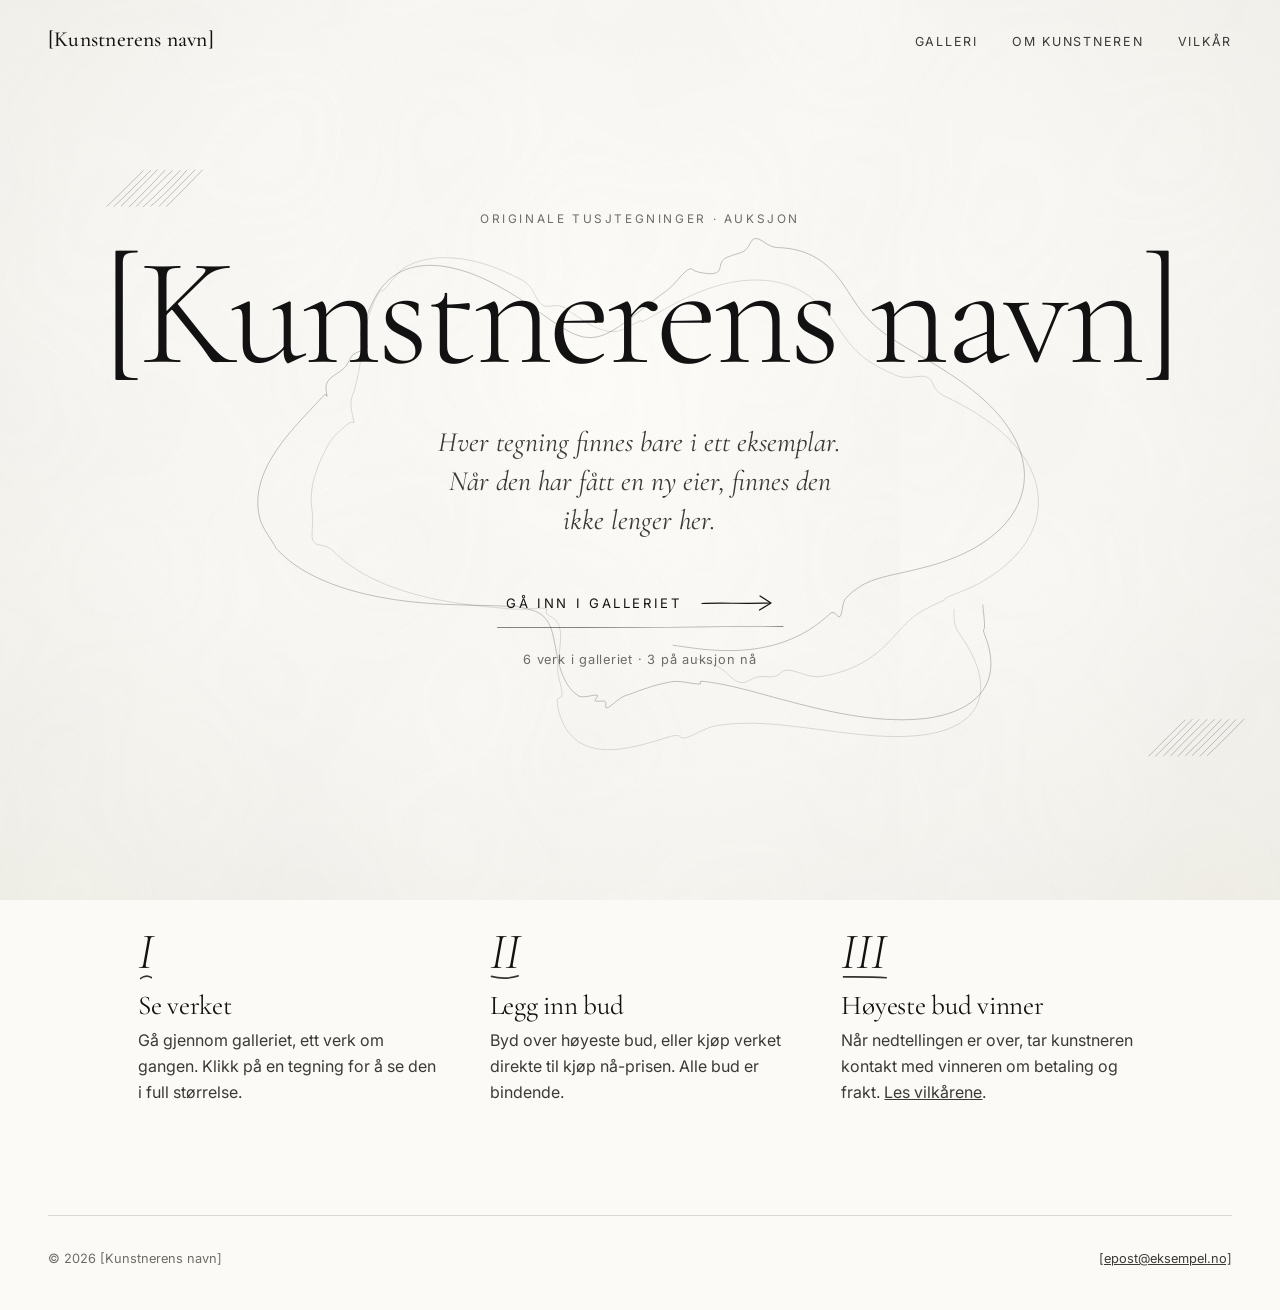
<file: index.html>
<!doctype html>
<html lang="no">
<head>
  <meta charset="utf-8">
  <meta name="viewport" content="width=device-width, initial-scale=1, viewport-fit=cover">
  <title>[Kunstnerens navn] – Tusjtegninger på auksjon</title>
  <meta name="description" content="Originale tusjtegninger på auksjon. Hver tegning finnes bare i ett eksemplar.">
  <meta name="theme-color" content="#fbfaf6">
  <link rel="preconnect" href="https://fonts.googleapis.com">
  <link rel="preconnect" href="https://fonts.gstatic.com" crossorigin>
  <link rel="stylesheet" href="https://fonts.googleapis.com/css2?family=Cormorant+Garamond:ital,wght@0,300;0,400;0,500;1,300;1,400&family=Inter:wght@400;500&display=swap">
  <link rel="stylesheet" href="css/style.css">
  <link rel="icon" href="data:image/svg+xml,%3Csvg xmlns='http://www.w3.org/2000/svg' viewBox='0 0 32 32'%3E%3Cpath d='M5 26 C10 8 22 6 27 14' fill='none' stroke='%23121212' stroke-width='2' stroke-linecap='round'/%3E%3C/svg%3E">
  <script src="js/config.js"></script>
  <script src="js/felles.js" defer></script>
</head>
<body data-side="forside">
  <header class="topp">
    <a class="merke" href="index.html" data-cfg="kunstnerNavn">[Kunstnerens navn]</a>
    <nav class="meny" aria-label="Hovedmeny">
      <a href="galleri.html" data-side="galleri">Galleri</a>
      <a href="om.html" data-side="om">Om kunstneren</a>
      <a href="vilkar.html" data-side="vilkar">Vilkår</a>
    </nav>
  </header>

  <main>
    <section class="forside">
      <svg class="forside-tegning" id="forside-tegning" viewBox="0 0 1600 1000" preserveAspectRatio="xMidYMid slice" aria-hidden="true"></svg>

      <div class="forside-innhold">
        <p class="overlinje">Originale tusjtegninger · Auksjon</p>
        <h1 class="navn" data-cfg="kunstnerNavn">[Kunstnerens navn]</h1>
        <p class="ingress">Hver tegning finnes bare i ett eksemplar. Når den har fått en ny eier, finnes den ikke lenger her.</p>
        <a class="inngang" href="galleri.html" data-understrek data-forsinkelse="1400">
          Gå inn i galleriet
          <svg viewBox="0 0 74 20" aria-hidden="true" data-tegn data-varighet="900" data-forsinkelse="1700"><path d="M2 10.5 C20 9.5 45 11 70 10"/><path d="M60 3 L71 10 L59.5 17"/></svg>
        </a>
        <p class="forside-status" id="forside-status">&nbsp;</p>
      </div>
    </section>

    <ol class="slik" aria-label="Slik fungerer auksjonen">
      <li>
        <span class="slik-nr" data-understrek>I</span>
        <h2>Se verket</h2>
        <p>Gå gjennom galleriet, ett verk om gangen. Klikk på en tegning for å se den i full størrelse.</p>
      </li>
      <li>
        <span class="slik-nr" data-understrek data-forsinkelse="200">II</span>
        <h2>Legg inn bud</h2>
        <p>Byd over høyeste bud, eller kjøp verket direkte til kjøp nå-prisen. Alle bud er bindende.</p>
      </li>
      <li>
        <span class="slik-nr" data-understrek data-forsinkelse="400">III</span>
        <h2>Høyeste bud vinner</h2>
        <p>Når nedtellingen er over, tar kunstneren kontakt med vinneren om betaling og frakt. <a href="vilkar.html">Les vilkårene</a>.</p>
      </li>
    </ol>
  </main>

  <footer class="bunn">
    <span>© <span data-aar></span> <span data-cfg="kunstnerNavn">[Kunstnerens navn]</span></span>
    <a href="#" data-cfg-epost>[epost@eksempel.no]</a>
  </footer>

  <script src="js/forside.js" defer></script>
</body>
</html>
</file>
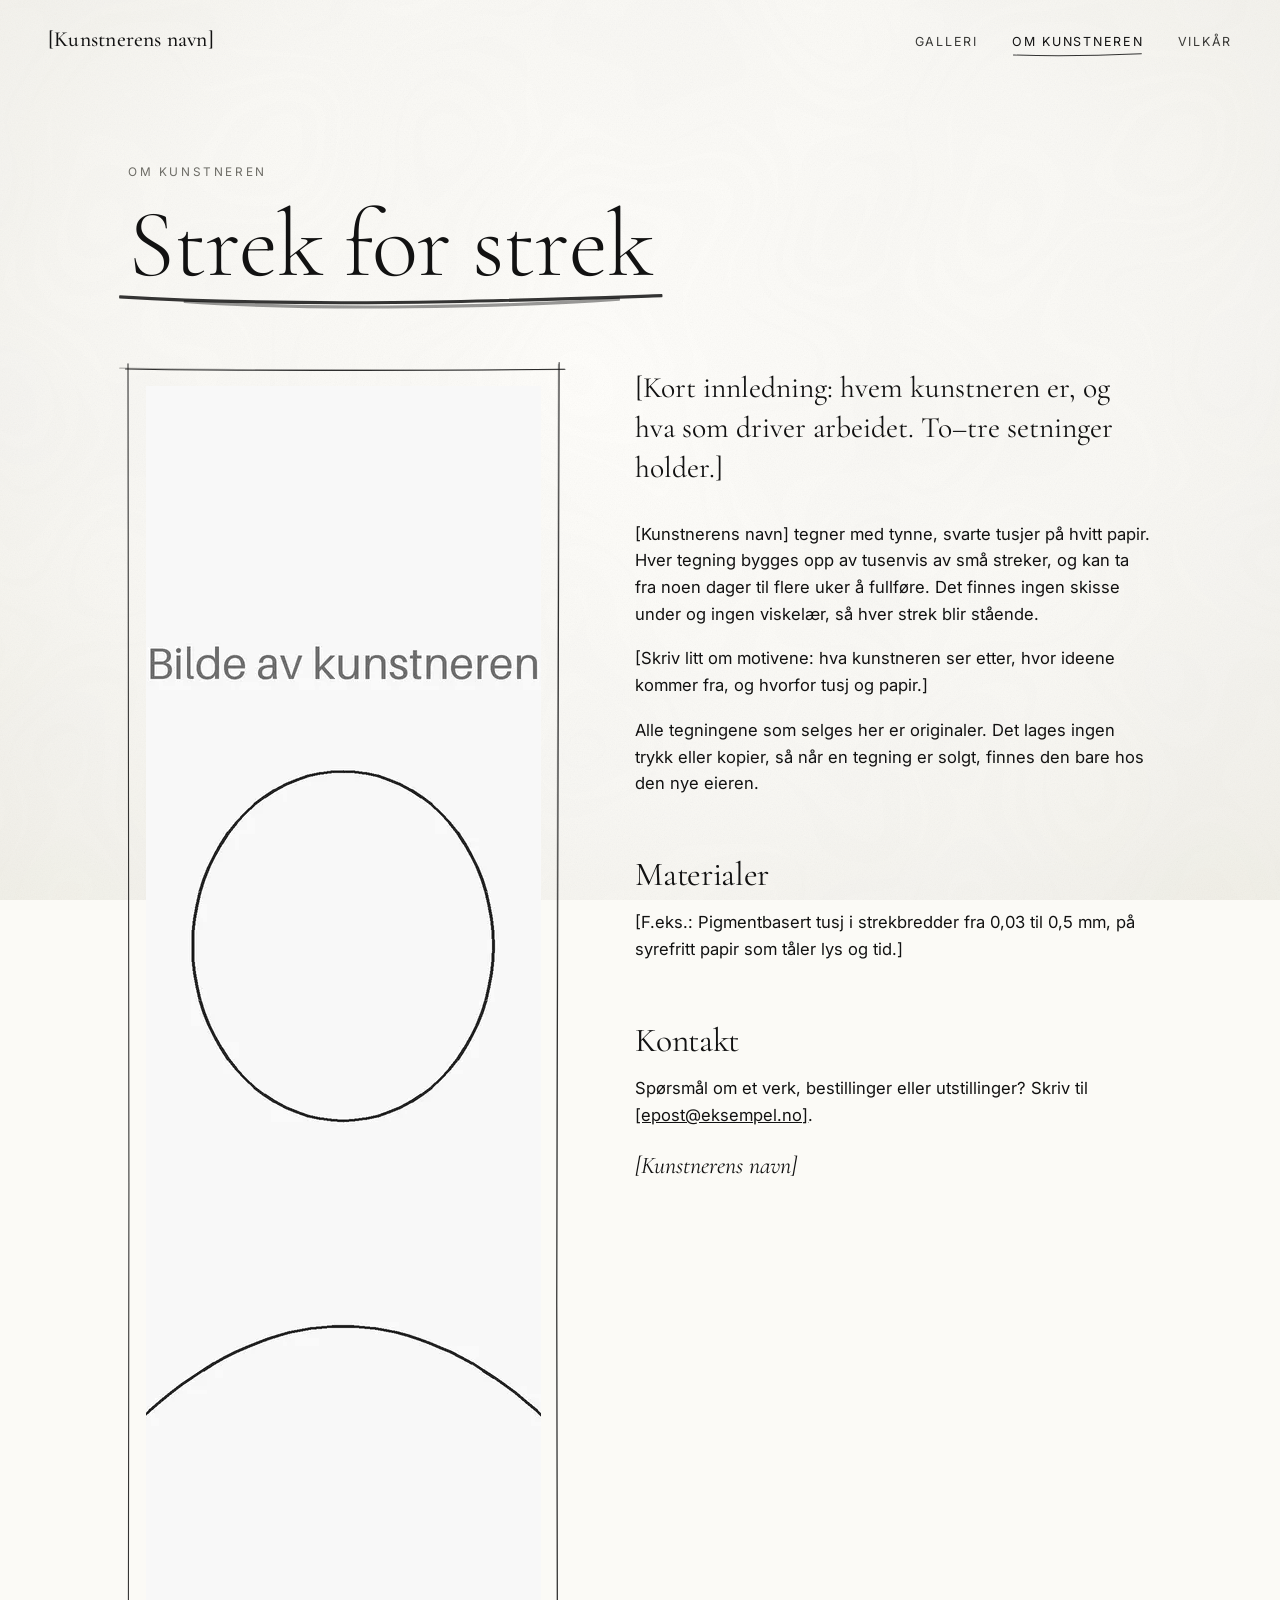
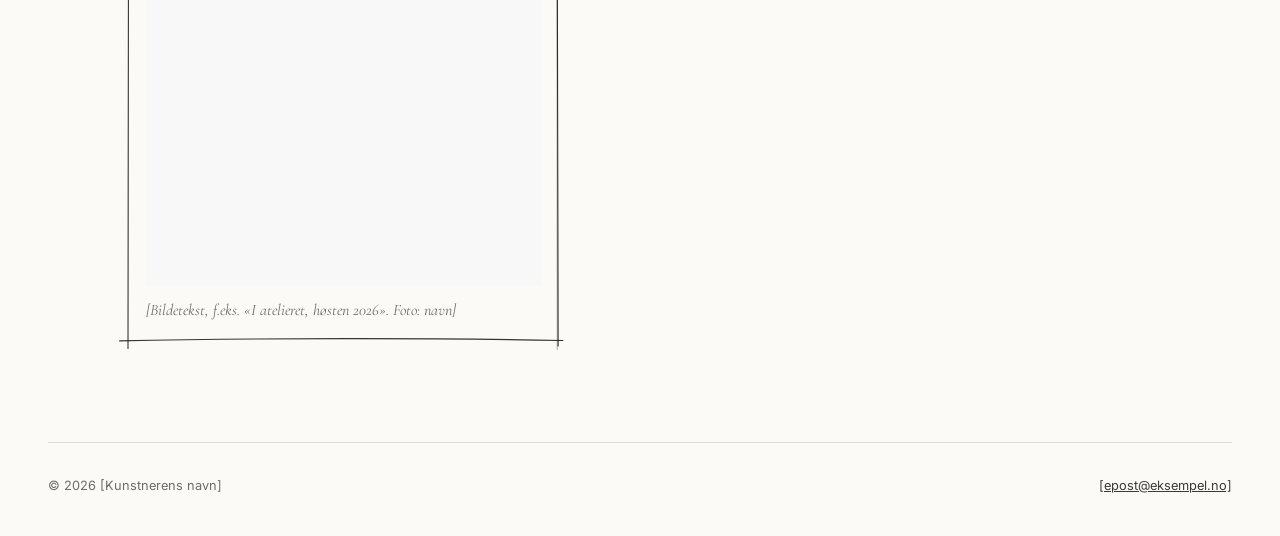
<file: om.html>
<!doctype html>
<html lang="no">
<head>
  <meta charset="utf-8">
  <meta name="viewport" content="width=device-width, initial-scale=1, viewport-fit=cover">
  <title>Om kunstneren – [Kunstnerens navn]</title>
  <meta name="description" content="Om kunstneren bak tusjtegningene.">
  <meta name="theme-color" content="#fbfaf6">
  <link rel="preconnect" href="https://fonts.googleapis.com">
  <link rel="preconnect" href="https://fonts.gstatic.com" crossorigin>
  <link rel="stylesheet" href="https://fonts.googleapis.com/css2?family=Cormorant+Garamond:ital,wght@0,300;0,400;0,500;1,300;1,400&family=Inter:wght@400;500&display=swap">
  <link rel="stylesheet" href="css/style.css">
  <link rel="icon" href="data:image/svg+xml,%3Csvg xmlns='http://www.w3.org/2000/svg' viewBox='0 0 32 32'%3E%3Cpath d='M5 26 C10 8 22 6 27 14' fill='none' stroke='%23121212' stroke-width='2' stroke-linecap='round'/%3E%3C/svg%3E">
  <script src="js/config.js"></script>
  <script src="js/felles.js" defer></script>
</head>
<body data-side="om">
  <header class="topp">
    <a class="merke" href="index.html" data-cfg="kunstnerNavn">[Kunstnerens navn]</a>
    <nav class="meny" aria-label="Hovedmeny">
      <a href="galleri.html" data-side="galleri">Galleri</a>
      <a href="om.html" data-side="om">Om kunstneren</a>
      <a href="vilkar.html" data-side="vilkar">Vilkår</a>
    </nav>
  </header>

  <main class="side">
    <div class="side-topp">
      <p class="overlinje">Om kunstneren</p>
      <h1 class="tittel-stor"><span data-understrek data-dobbel data-forsinkelse="300">Strek for strek</span></h1>
    </div>

    <div class="om">
      <figure class="portrett" data-ramme data-forsinkelse="200">
        <!-- Bytt ut bildet: legg et bilde av kunstneren i bilder/kunstner/ og endre src under -->
        <img src="bilder/kunstner/portrett.webp" alt="[Kunstnerens navn] ved arbeidsbordet, med tusj og papir" width="1200" height="1500" loading="lazy" decoding="async">
        <figcaption>[Bildetekst, f.eks. «I atelieret, høsten 2026». Foto: navn]</figcaption>
      </figure>

      <div class="brodtekst">
        <p class="innledning">[Kort innledning: hvem kunstneren er, og hva som driver arbeidet. To–tre setninger holder.]</p>
        <p>[Kunstnerens navn] tegner med tynne, svarte tusjer på hvitt papir. Hver tegning bygges opp av tusenvis av små streker, og kan ta fra noen dager til flere uker å fullføre. Det finnes ingen skisse under og ingen viskelær, så hver strek blir stående.</p>
        <p>[Skriv litt om motivene: hva kunstneren ser etter, hvor ideene kommer fra, og hvorfor tusj og papir.]</p>
        <p>Alle tegningene som selges her er originaler. Det lages ingen trykk eller kopier, så når en tegning er solgt, finnes den bare hos den nye eieren.</p>

        <h2>Materialer</h2>
        <p>[F.eks.: Pigmentbasert tusj i strekbredder fra 0,03 til 0,5 mm, på syrefritt papir som tåler lys og tid.]</p>

        <h2>Kontakt</h2>
        <p>Spørsmål om et verk, bestillinger eller utstillinger? Skriv til <a href="#" data-cfg-epost>[epost@eksempel.no]</a>.</p>
        <p class="signatur" data-cfg="kunstnerNavn">[Kunstnerens navn]</p>
      </div>
    </div>
  </main>

  <footer class="bunn">
    <span>© <span data-aar></span> <span data-cfg="kunstnerNavn">[Kunstnerens navn]</span></span>
    <a href="#" data-cfg-epost>[epost@eksempel.no]</a>
  </footer>
</body>
</html>
</file>
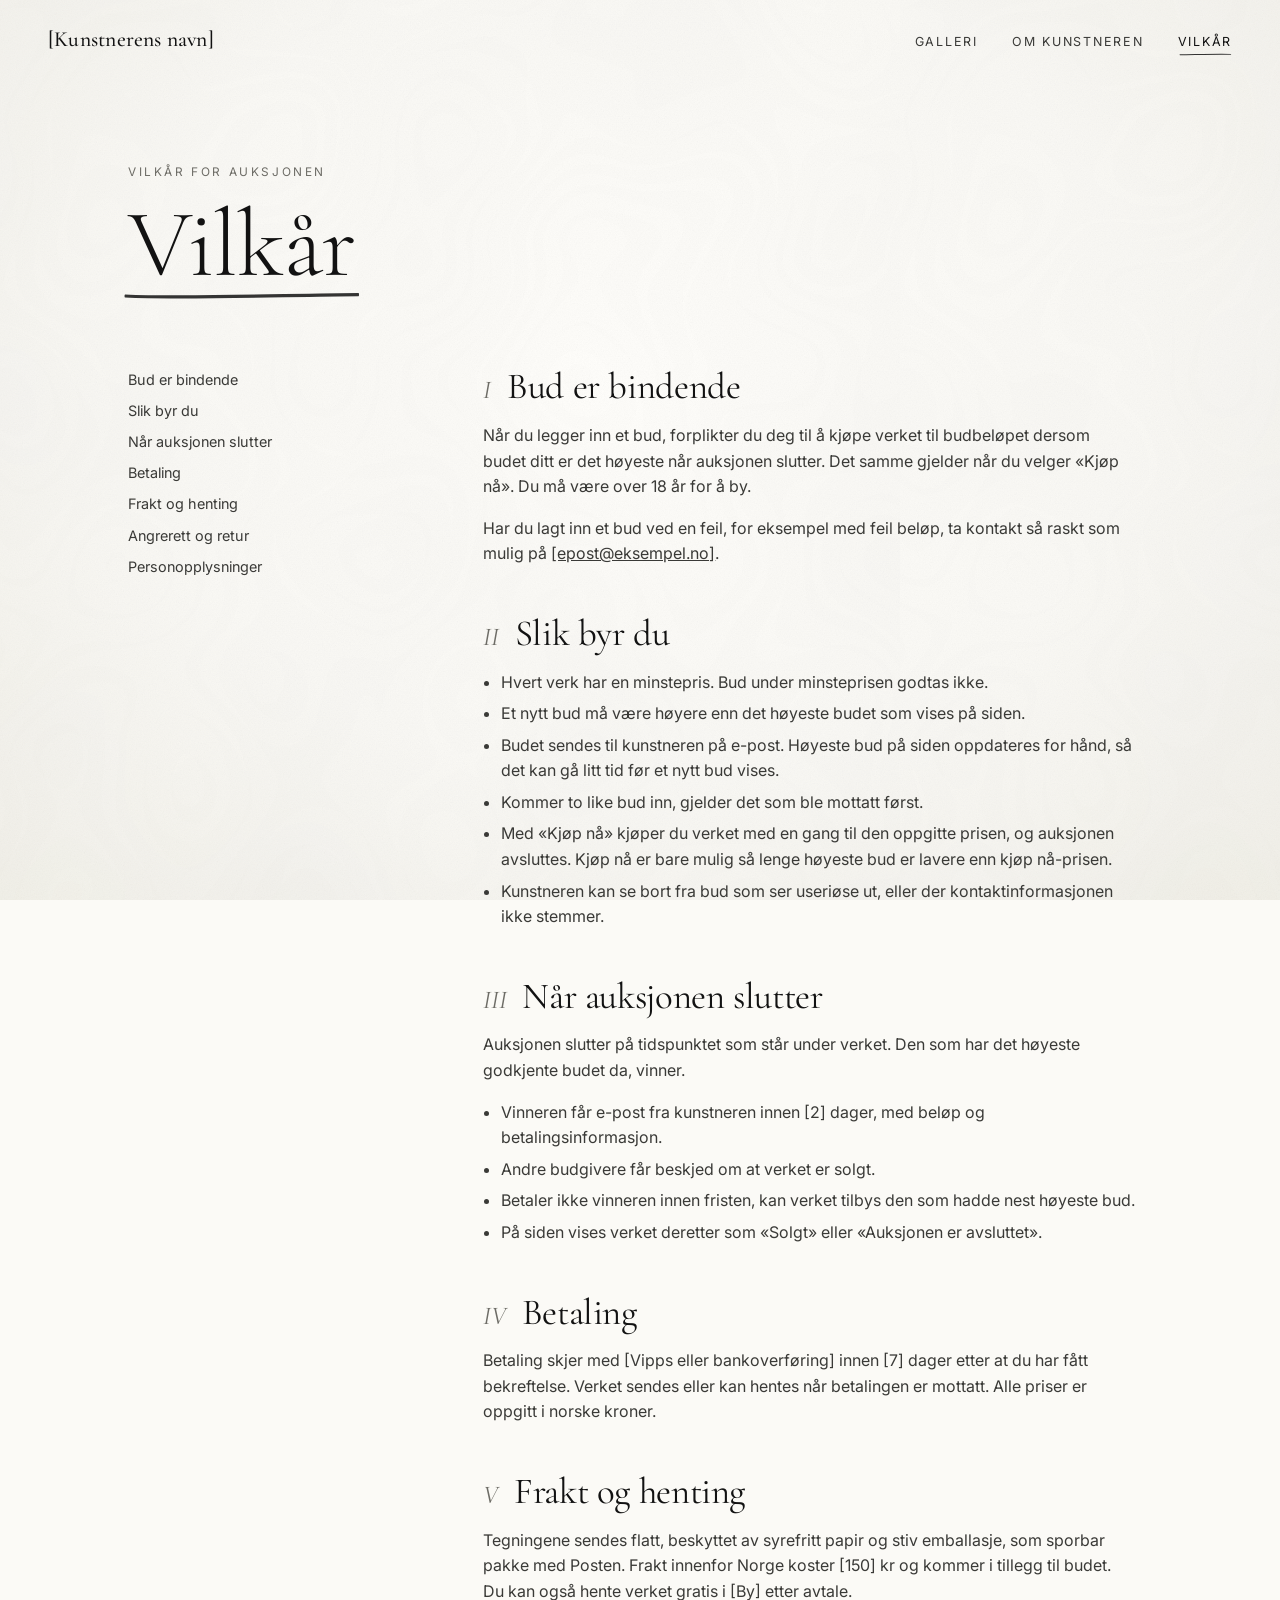
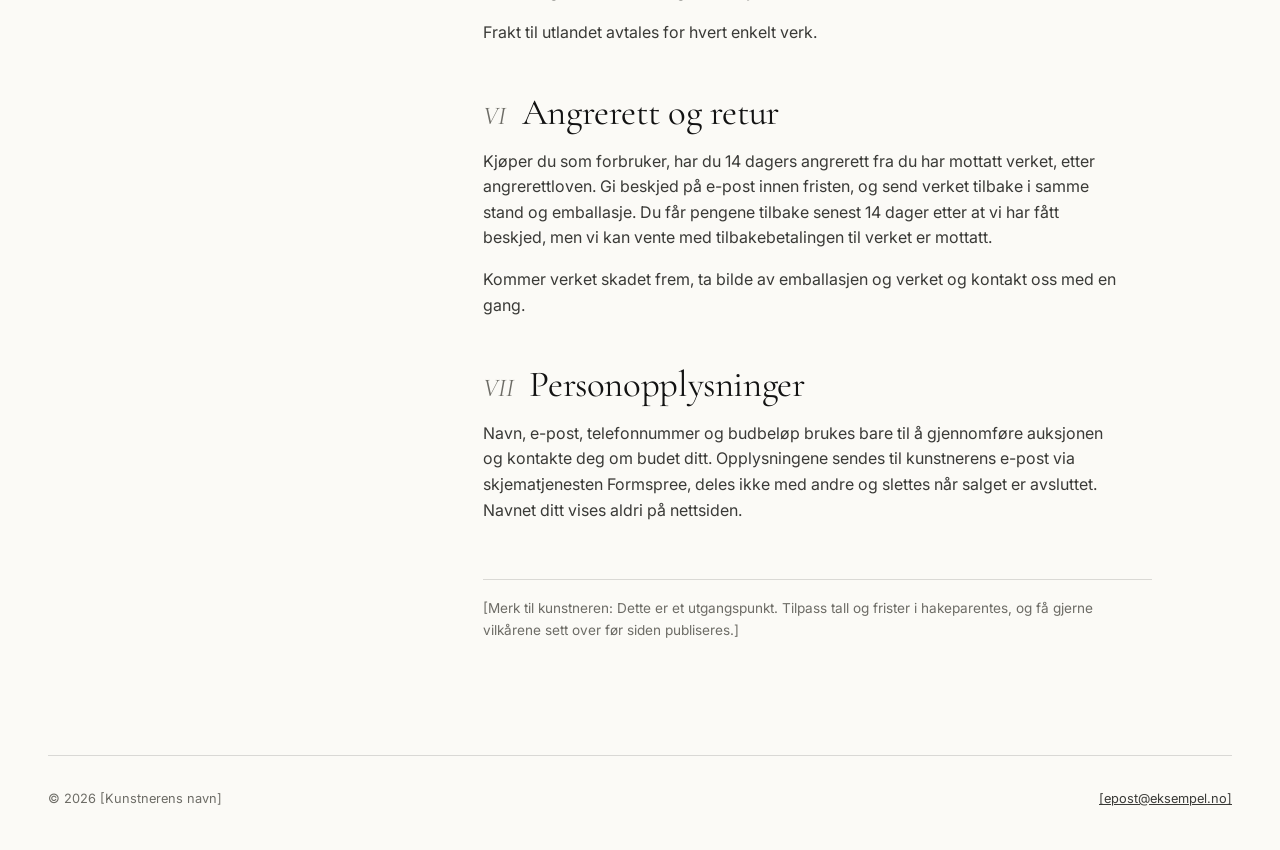
<file: vilkar.html>
<!doctype html>
<html lang="no">
<head>
  <meta charset="utf-8">
  <meta name="viewport" content="width=device-width, initial-scale=1, viewport-fit=cover">
  <title>Vilkår – [Kunstnerens navn]</title>
  <meta name="description" content="Vilkår for budgivning, betaling og frakt.">
  <meta name="theme-color" content="#fbfaf6">
  <link rel="preconnect" href="https://fonts.googleapis.com">
  <link rel="preconnect" href="https://fonts.gstatic.com" crossorigin>
  <link rel="stylesheet" href="https://fonts.googleapis.com/css2?family=Cormorant+Garamond:ital,wght@0,300;0,400;0,500;1,300;1,400&family=Inter:wght@400;500&display=swap">
  <link rel="stylesheet" href="css/style.css">
  <link rel="icon" href="data:image/svg+xml,%3Csvg xmlns='http://www.w3.org/2000/svg' viewBox='0 0 32 32'%3E%3Cpath d='M5 26 C10 8 22 6 27 14' fill='none' stroke='%23121212' stroke-width='2' stroke-linecap='round'/%3E%3C/svg%3E">
  <script src="js/config.js"></script>
  <script src="js/felles.js" defer></script>
</head>
<body data-side="vilkar">
  <header class="topp">
    <a class="merke" href="index.html" data-cfg="kunstnerNavn">[Kunstnerens navn]</a>
    <nav class="meny" aria-label="Hovedmeny">
      <a href="galleri.html" data-side="galleri">Galleri</a>
      <a href="om.html" data-side="om">Om kunstneren</a>
      <a href="vilkar.html" data-side="vilkar">Vilkår</a>
    </nav>
  </header>

  <main class="side">
    <div class="side-topp">
      <p class="overlinje">Vilkår for auksjonen</p>
      <h1 class="tittel-stor"><span data-understrek data-forsinkelse="300">Vilkår</span></h1>
    </div>

    <div class="vilkar">
      <ol class="vilkar-meny" aria-label="Innhold">
        <li><a href="#bindende">Bud er bindende</a></li>
        <li><a href="#budgivning">Slik byr du</a></li>
        <li><a href="#slutt">Når auksjonen slutter</a></li>
        <li><a href="#betaling">Betaling</a></li>
        <li><a href="#frakt">Frakt og henting</a></li>
        <li><a href="#angrerett">Angrerett og retur</a></li>
        <li><a href="#personvern">Personopplysninger</a></li>
      </ol>

      <div>
        <section class="vilkar-del" id="bindende">
          <h2><span>I</span> Bud er bindende</h2>
          <p>Når du legger inn et bud, forplikter du deg til å kjøpe verket til budbeløpet dersom budet ditt er det høyeste når auksjonen slutter. Det samme gjelder når du velger «Kjøp nå». Du må være over 18 år for å by.</p>
          <p>Har du lagt inn et bud ved en feil, for eksempel med feil beløp, ta kontakt så raskt som mulig på <a href="#" data-cfg-epost>[epost@eksempel.no]</a>.</p>
        </section>

        <section class="vilkar-del" id="budgivning">
          <h2><span>II</span> Slik byr du</h2>
          <ul>
            <li>Hvert verk har en minstepris. Bud under minsteprisen godtas ikke.</li>
            <li>Et nytt bud må være høyere enn det høyeste budet som vises på siden.</li>
            <li>Budet sendes til kunstneren på e-post. Høyeste bud på siden oppdateres for hånd, så det kan gå litt tid før et nytt bud vises.</li>
            <li>Kommer to like bud inn, gjelder det som ble mottatt først.</li>
            <li>Med «Kjøp nå» kjøper du verket med en gang til den oppgitte prisen, og auksjonen avsluttes. Kjøp nå er bare mulig så lenge høyeste bud er lavere enn kjøp nå-prisen.</li>
            <li>Kunstneren kan se bort fra bud som ser useriøse ut, eller der kontaktinformasjonen ikke stemmer.</li>
          </ul>
        </section>

        <section class="vilkar-del" id="slutt">
          <h2><span>III</span> Når auksjonen slutter</h2>
          <p>Auksjonen slutter på tidspunktet som står under verket. Den som har det høyeste godkjente budet da, vinner.</p>
          <ul>
            <li>Vinneren får e-post fra kunstneren innen [2] dager, med beløp og betalingsinformasjon.</li>
            <li>Andre budgivere får beskjed om at verket er solgt.</li>
            <li>Betaler ikke vinneren innen fristen, kan verket tilbys den som hadde nest høyeste bud.</li>
            <li>På siden vises verket deretter som «Solgt» eller «Auksjonen er avsluttet».</li>
          </ul>
        </section>

        <section class="vilkar-del" id="betaling">
          <h2><span>IV</span> Betaling</h2>
          <p>Betaling skjer med [Vipps eller bankoverføring] innen [7] dager etter at du har fått bekreftelse. Verket sendes eller kan hentes når betalingen er mottatt. Alle priser er oppgitt i norske kroner.</p>
        </section>

        <section class="vilkar-del" id="frakt">
          <h2><span>V</span> Frakt og henting</h2>
          <p>Tegningene sendes flatt, beskyttet av syrefritt papir og stiv emballasje, som sporbar pakke med Posten. Frakt innenfor Norge koster [150] kr og kommer i tillegg til budet. Du kan også hente verket gratis i <span data-cfg="sted">[By]</span> etter avtale.</p>
          <p>Frakt til utlandet avtales for hvert enkelt verk.</p>
        </section>

        <section class="vilkar-del" id="angrerett">
          <h2><span>VI</span> Angrerett og retur</h2>
          <p>Kjøper du som forbruker, har du 14 dagers angrerett fra du har mottatt verket, etter angrerettloven. Gi beskjed på e-post innen fristen, og send verket tilbake i samme stand og emballasje. Du får pengene tilbake senest 14 dager etter at vi har fått beskjed, men vi kan vente med tilbakebetalingen til verket er mottatt.</p>
          <p>Kommer verket skadet frem, ta bilde av emballasjen og verket og kontakt oss med en gang.</p>
        </section>

        <section class="vilkar-del" id="personvern">
          <h2><span>VII</span> Personopplysninger</h2>
          <p>Navn, e-post, telefonnummer og budbeløp brukes bare til å gjennomføre auksjonen og kontakte deg om budet ditt. Opplysningene sendes til kunstnerens e-post via skjematjenesten Formspree, deles ikke med andre og slettes når salget er avsluttet. Navnet ditt vises aldri på nettsiden.</p>
        </section>

        <p class="merknad">[Merk til kunstneren: Dette er et utgangspunkt. Tilpass tall og frister i hakeparentes, og få gjerne vilkårene sett over før siden publiseres.]</p>
      </div>
    </div>
  </main>

  <footer class="bunn">
    <span>© <span data-aar></span> <span data-cfg="kunstnerNavn">[Kunstnerens navn]</span></span>
    <a href="#" data-cfg-epost>[epost@eksempel.no]</a>
  </footer>
</body>
</html>
</file>
<file: css/style.css>
/* ==========================================================
   Galleri for tusjtegninger – felles stil
   ========================================================== */

:root {
  --papir: #fbfaf6;
  --papir-mork: #f2f0e8;
  --blekk: #121212;
  --blekk-myk: #3a3a37;
  --graa: #6d6c66;
  --linje: rgba(18, 18, 18, 0.85);
  --linje-svak: rgba(18, 18, 18, 0.14);
  /* Den eneste aksentfargen: den røde «solgt»-prikken fra gallerier */
  --aksent: #c0392b;

  --serif: "Cormorant Garamond", "Cormorant", Garamond, "Times New Roman", serif;
  --sans: "Inter", system-ui, -apple-system, "Segoe UI", Roboto, sans-serif;

  --gutter: clamp(16px, 4vw, 48px);
  --ease: cubic-bezier(0.65, 0, 0.35, 1);
}

*,
*::before,
*::after { box-sizing: border-box; }

html { -webkit-text-size-adjust: 100%; }

body {
  margin: 0;
  min-height: 100vh;
  font-family: var(--sans);
  font-size: 16px;
  line-height: 1.6;
  color: var(--blekk);
  background-color: var(--papir);
  /* Svak papirtekstur: fin fiberstøy + noen store, nesten usynlige flekker */
  background-image:
    url("data:image/svg+xml,%3Csvg xmlns='http://www.w3.org/2000/svg' width='240' height='240'%3E%3Cfilter id='n'%3E%3CfeTurbulence type='fractalNoise' baseFrequency='.85' numOctaves='3' stitchTiles='stitch'/%3E%3CfeColorMatrix type='saturate' values='0'/%3E%3C/filter%3E%3Crect width='100%25' height='100%25' filter='url(%23n)' opacity='.075'/%3E%3C/svg%3E"),
    url("data:image/svg+xml,%3Csvg xmlns='http://www.w3.org/2000/svg' width='900' height='900'%3E%3Cfilter id='m'%3E%3CfeTurbulence type='fractalNoise' baseFrequency='.004' numOctaves='2'/%3E%3CfeColorMatrix type='saturate' values='0'/%3E%3C/filter%3E%3Crect width='100%25' height='100%25' filter='url(%23m)' opacity='.06'/%3E%3C/svg%3E"),
    radial-gradient(ellipse at 50% 40%, #fffefb 0%, var(--papir) 55%, var(--papir-mork) 100%);
  background-attachment: fixed;
  -webkit-font-smoothing: antialiased;
}

img { max-width: 100%; display: block; }

a { color: inherit; }

::selection { background: var(--blekk); color: var(--papir); }

:focus-visible {
  outline: 1.5px solid var(--blekk);
  outline-offset: 4px;
}

.skjult {
  position: absolute !important;
  width: 1px; height: 1px;
  overflow: hidden;
  clip: rect(0 0 0 0);
  white-space: nowrap;
}

/* ---------- Håndtegnede streker ---------- */

.strek-svg {
  position: absolute;
  pointer-events: none;
  overflow: visible;
  fill: none;
  stroke: var(--linje);
  stroke-width: 1.1;
  stroke-linecap: round;
  stroke-linejoin: round;
}

[data-ramme] { position: relative; }

.strek-svg.ramme { inset: 0; width: 100%; height: 100%; }

/* ---------- Topp ---------- */

.topp {
  position: relative;
  z-index: 20;
  display: flex;
  align-items: baseline;
  justify-content: space-between;
  gap: 16px;
  padding: 22px var(--gutter) 10px;
}

.merke {
  font-family: var(--serif);
  font-size: 1.35rem;
  font-weight: 500;
  letter-spacing: 0.01em;
  text-decoration: none;
  white-space: nowrap;
  overflow: hidden;
  text-overflow: ellipsis;
  min-width: 0;
}

.meny {
  display: flex;
  gap: clamp(14px, 3vw, 34px);
  font-size: 0.78rem;
  letter-spacing: 0.14em;
  text-transform: uppercase;
}

.meny a {
  position: relative;
  text-decoration: none;
  padding: 4px 0;
  white-space: nowrap;
  color: var(--blekk-myk);
}

.meny a:hover,
.meny a[aria-current="page"] { color: var(--blekk); }

.meny a .strek-svg { left: 0; bottom: -2px; width: 100%; height: 8px; }

@media (max-width: 560px) {
  .topp { flex-direction: column; align-items: flex-start; gap: 4px; padding-top: 16px; }
  .meny { font-size: 0.7rem; letter-spacing: 0.1em; gap: 18px; }
}

/* ---------- Knapper ---------- */

.knapp {
  --kant: var(--blekk);
  position: relative;
  display: inline-flex;
  align-items: center;
  justify-content: center;
  gap: 10px;
  min-height: 46px;
  padding: 10px 22px;
  border: 1px solid var(--kant);
  border-radius: 999px;
  background: transparent;
  color: var(--blekk);
  font: 500 0.82rem/1 var(--sans);
  letter-spacing: 0.1em;
  text-transform: uppercase;
  text-decoration: none;
  cursor: pointer;
  transition: background-color 0.35s var(--ease), color 0.35s var(--ease);
}

.knapp:hover { background: var(--blekk); color: var(--papir); }

.knapp-hoved { background: var(--blekk); color: var(--papir); }
.knapp-hoved:hover { background: transparent; color: var(--blekk); }

.knapp[disabled] { opacity: 0.5; cursor: wait; }

.lenke-knapp {
  background: none;
  border: 0;
  padding: 6px 0;
  font: inherit;
  color: var(--blekk-myk);
  text-decoration: underline;
  text-underline-offset: 4px;
  text-decoration-thickness: 1px;
  cursor: pointer;
}

/* ---------- Typografi ---------- */

.overlinje {
  margin: 0 0 14px;
  font-size: 0.74rem;
  letter-spacing: 0.22em;
  text-transform: uppercase;
  color: var(--graa);
}

h1, h2, h3 {
  font-family: var(--serif);
  font-weight: 400;
  line-height: 1.05;
  letter-spacing: -0.01em;
  margin: 0;
}

.tittel-stor { font-size: clamp(2.8rem, 8vw, 6rem); font-weight: 300; }

.understrek { position: relative; display: inline-block; }
.understrek .strek-svg { left: -2%; bottom: -0.12em; width: 104%; height: 0.3em; }

/* ---------- Forside ---------- */

.forside {
  position: relative;
  min-height: calc(100svh - 80px);
  display: grid;
  place-items: center;
  padding: 0 var(--gutter) 60px;
  overflow: hidden;
}

.forside-tegning {
  position: absolute;
  inset: 0;
  width: 100%;
  height: 100%;
  pointer-events: none;
  fill: none;
  stroke: rgba(18, 18, 18, 0.3);
  stroke-width: 1;
  stroke-linecap: round;
}

.forside-innhold {
  position: relative;
  text-align: center;
  max-width: 1100px;
}

.navn {
  font-size: clamp(3.2rem, 12vw, 10rem);
  font-weight: 300;
  line-height: 0.92;
  letter-spacing: -0.025em;
  margin: 0 0 0.25em;
  overflow-wrap: anywhere;
}

.navn em { font-style: italic; }

.ingress {
  font-family: var(--serif);
  font-size: clamp(1.25rem, 2.6vw, 1.75rem);
  font-style: italic;
  line-height: 1.4;
  color: var(--blekk-myk);
  max-width: 34ch;
  margin: 0 auto 2.4rem;
}

.inngang {
  position: relative;
  display: inline-flex;
  align-items: center;
  gap: 18px;
  padding: 14px 6px;
  font-size: 0.82rem;
  letter-spacing: 0.2em;
  text-transform: uppercase;
  text-decoration: none;
}

.inngang svg {
  width: 74px;
  height: 20px;
  fill: none;
  stroke: var(--blekk);
  stroke-width: 1.2;
  stroke-linecap: round;
  stroke-linejoin: round;
  transition: transform 0.6s var(--ease);
}

.inngang:hover svg { transform: translateX(8px); }

.forside-status {
  margin-top: 1.4rem;
  font-size: 0.8rem;
  color: var(--graa);
  letter-spacing: 0.06em;
}

.slik {
  position: relative;
  max-width: 1100px;
  margin: 0 auto;
  padding: 40px var(--gutter) 110px;
  display: grid;
  grid-template-columns: repeat(3, 1fr);
  gap: clamp(24px, 4vw, 64px);
}

.slik li { list-style: none; }

.slik-nr {
  font-family: var(--serif);
  font-size: 3.2rem;
  font-style: italic;
  font-weight: 300;
  line-height: 1;
  display: inline-block;
  position: relative;
  margin-bottom: 14px;
}

.slik h2 { font-size: 1.7rem; margin-bottom: 8px; }
.slik p { margin: 0; color: var(--blekk-myk); }

@media (max-width: 720px) {
  .slik { grid-template-columns: 1fr; padding-bottom: 70px; }
}

/* ---------- Tekstsider (Om, Vilkår) ---------- */

.side {
  max-width: 1120px;
  margin: 0 auto;
  padding: clamp(36px, 8vw, 96px) var(--gutter) 100px;
}

.side-topp { margin-bottom: clamp(36px, 6vw, 72px); }

.om {
  display: grid;
  grid-template-columns: minmax(0, 5fr) minmax(0, 6fr);
  gap: clamp(32px, 6vw, 96px);
  align-items: start;
}

.portrett {
  margin: 0;
  padding: 18px;
}

.portrett img {
  width: 100%;
  aspect-ratio: 4 / 5;
  object-fit: cover;
  background: var(--papir-mork);
  filter: grayscale(1) contrast(1.05);
}

.portrett figcaption,
.bildetekst {
  margin-top: 12px;
  font-size: 0.8rem;
  color: var(--graa);
  font-style: italic;
  font-family: var(--serif);
  font-size: 1rem;
}

.brodtekst { max-width: 62ch; font-size: 1.04rem; }
.brodtekst p { margin: 0 0 1.1em; }
.brodtekst .innledning {
  font-family: var(--serif);
  font-size: clamp(1.4rem, 2.6vw, 1.85rem);
  line-height: 1.35;
  color: var(--blekk);
}

.brodtekst h2 { font-size: clamp(1.6rem, 3vw, 2.1rem); margin: 1.8em 0 0.5em; }

.signatur {
  font-family: var(--serif);
  font-style: italic;
  font-size: 1.5rem;
}

@media (max-width: 800px) {
  .om { grid-template-columns: 1fr; }
  .portrett { max-width: 440px; }
}

.vilkar {
  display: grid;
  grid-template-columns: minmax(0, 1fr) minmax(0, 2.4fr);
  gap: clamp(28px, 6vw, 80px);
}

.vilkar-meny {
  position: sticky;
  top: 24px;
  align-self: start;
  font-size: 0.9rem;
  padding: 0;
  margin: 0;
  list-style: none;
  counter-reset: v;
}

.vilkar-meny li { margin-bottom: 8px; }
.vilkar-meny a { text-decoration: none; color: var(--blekk-myk); }
.vilkar-meny a:hover { color: var(--blekk); text-decoration: underline; text-underline-offset: 4px; }

.vilkar-del { margin-bottom: 48px; scroll-margin-top: 24px; }
.vilkar-del h2 {
  font-size: clamp(1.7rem, 3vw, 2.3rem);
  margin-bottom: 14px;
  display: flex;
  gap: 16px;
  align-items: baseline;
}
.vilkar-del h2 span { font-style: italic; color: var(--graa); font-size: 0.7em; }
.vilkar-del p, .vilkar-del li { color: var(--blekk-myk); max-width: 64ch; }
.vilkar-del ul { padding-left: 1.1em; }
.vilkar-del li { margin-bottom: 6px; }

.merknad {
  font-size: 0.85rem;
  color: var(--graa);
  border-top: 1px solid var(--linje-svak);
  padding-top: 18px;
  margin-top: 56px;
}

@media (max-width: 800px) {
  .vilkar { grid-template-columns: 1fr; }
  .vilkar-meny { position: static; }
}

/* ---------- Bunn ---------- */

.bunn {
  position: relative;
  padding: 34px var(--gutter) 40px;
  display: flex;
  flex-wrap: wrap;
  justify-content: space-between;
  gap: 12px;
  font-size: 0.8rem;
  color: var(--graa);
}

.bunn .strek-svg { left: var(--gutter); right: var(--gutter); top: 0; width: calc(100% - 2 * var(--gutter)); height: 8px; }
.bunn a { color: var(--blekk-myk); }

/* ==========================================================
   Galleriet
   ========================================================== */

.galleri-side {
  height: 100vh;
  height: 100dvh;
  overflow: hidden;
  display: grid;
  grid-template-rows: auto minmax(0, 1fr) auto;
  overscroll-behavior: none;
}

#scene-lerret {
  position: fixed;
  inset: 0;
  width: 100%;
  height: 100%;
  z-index: 0;
  display: block;
  outline: none;
}

.scene {
  position: relative;
  z-index: 5;
  min-height: 0;
  touch-action: pan-y;
  cursor: grab;
  user-select: none;
  -webkit-user-select: none;
}

.galleri-side.over-ark .scene { cursor: zoom-in; }
.galleri-side.over-nabo .scene { cursor: pointer; }

/* Enkel 2D-visning (redusert bevegelse / uten WebGL) */
.ark-2d {
  position: absolute;
  inset: 4% var(--gutter) 3%;
  margin: 0;
  display: none;
  place-items: center;
}

.modus-2d .ark-2d { display: grid; }

.ark-2d .ark-ramme {
  position: relative;
  max-width: 100%;
  max-height: 100%;
  padding: clamp(8px, 1.6vw, 18px);
  background: #fefdfb;
  box-shadow:
    0 1px 2px rgba(0, 0, 0, 0.06),
    0 18px 40px -18px rgba(0, 0, 0, 0.28);
  transition: opacity 0.45s ease;
}

.ark-2d img {
  max-width: 100%;
  max-height: calc(100dvh - 380px);
  width: auto;
  height: auto;
  min-height: 200px;
  object-fit: contain;
  cursor: zoom-in;
}

.ark-2d.bytter .ark-ramme { opacity: 0; }

.lasteindikator {
  position: absolute;
  left: 50%;
  top: 50%;
  translate: -50% -50%;
  font-family: var(--serif);
  font-style: italic;
  color: var(--graa);
  font-size: 1.1rem;
  transition: opacity 0.6s;
}

.lastet .lasteindikator { opacity: 0; pointer-events: none; }

/* Navigasjon mellom verk */
.verk-nav {
  position: absolute;
  z-index: 6;
  left: 0;
  right: 0;
  top: 50%;
  translate: 0 -50%;
  display: flex;
  justify-content: space-between;
  padding: 0 calc(var(--gutter) - 8px);
  pointer-events: none;
}

.pil {
  pointer-events: auto;
  width: 56px;
  height: 56px;
  display: grid;
  place-items: center;
  border: 0;
  background: none;
  cursor: pointer;
  color: var(--blekk);
  border-radius: 50%;
  transition: opacity 0.4s, transform 0.5s var(--ease);
}

.pil svg {
  width: 44px;
  height: 18px;
  fill: none;
  stroke: currentColor;
  stroke-width: 1.2;
  stroke-linecap: round;
  stroke-linejoin: round;
}

.pil:hover { transform: translateX(4px); }
.pil.forrige:hover { transform: translateX(-4px); }
.pil[disabled] { opacity: 0.15; cursor: default; transform: none; }

.teller {
  position: absolute;
  z-index: 6;
  right: var(--gutter);
  bottom: 10px;
  font-family: var(--serif);
  font-size: 1.05rem;
  color: var(--blekk-myk);
  display: flex;
  align-items: center;
  gap: 12px;
}

.teller-linje {
  display: flex;
  gap: 6px;
  align-items: center;
}

.teller-linje button {
  width: 16px;
  height: 20px;
  border: 0;
  padding: 0;
  background: none;
  cursor: pointer;
  position: relative;
}

.teller-linje button::after {
  content: "";
  position: absolute;
  left: 2px;
  right: 2px;
  top: 50%;
  height: 1px;
  background: var(--blekk);
  opacity: 0.25;
  transition: opacity 0.4s, transform 0.4s var(--ease);
}

.teller-linje button[aria-current="true"]::after { opacity: 1; transform: scaleY(2); }
.teller-linje button.solgt::before {
  content: "";
  position: absolute;
  left: 50%;
  top: 2px;
  width: 4px;
  height: 4px;
  margin-left: -2px;
  border-radius: 50%;
  background: var(--aksent);
}

.hint {
  position: absolute;
  z-index: 6;
  left: var(--gutter);
  bottom: 12px;
  font-size: 0.72rem;
  letter-spacing: 0.14em;
  text-transform: uppercase;
  color: var(--graa);
  transition: opacity 1s;
}

.hint.borte { opacity: 0; }

/* Info under verket */
.verk-info {
  position: relative;
  z-index: 10;
  display: grid;
  grid-template-columns: minmax(0, 1fr) minmax(0, 1.15fr);
  gap: clamp(20px, 4vw, 64px);
  align-items: end;
  padding: 10px var(--gutter) clamp(18px, 3vh, 34px);
  max-height: 46vh;
  overflow-y: auto;
  overscroll-behavior: contain;
}

.verk-nr {
  font-family: var(--serif);
  font-style: italic;
  font-size: 1rem;
  color: var(--graa);
  margin: 0 0 4px;
}

.verk-tittel {
  font-size: clamp(2.2rem, 4.6vw, 3.8rem);
  font-weight: 300;
  margin-bottom: 10px;
}

.verk-meta {
  margin: 0 0 10px;
  font-size: 0.78rem;
  letter-spacing: 0.12em;
  text-transform: uppercase;
  color: var(--blekk-myk);
}

.verk-meta span + span::before { content: "·"; margin: 0 0.6em; color: var(--graa); }

.verk-beskrivelse {
  margin: 0;
  max-width: 52ch;
  color: var(--blekk-myk);
  font-size: 0.95rem;
}

/* Auksjonsboksen */
.auksjon {
  padding: 18px 22px 20px;
  background: rgba(251, 250, 246, 0.72);
  -webkit-backdrop-filter: blur(6px);
  backdrop-filter: blur(6px);
}

.auksjon-status {
  display: flex;
  align-items: center;
  gap: 10px;
  margin: 0 0 12px;
  font-size: 0.72rem;
  letter-spacing: 0.18em;
  text-transform: uppercase;
  color: var(--blekk-myk);
}

.prikk {
  width: 8px;
  height: 8px;
  border-radius: 50%;
  border: 1px solid var(--blekk);
  flex: none;
}

.auksjon[data-status="aktiv"] .prikk {
  background: var(--blekk);
  animation: puls 2.4s ease-in-out infinite;
}

.auksjon[data-status="solgt"] .prikk { background: var(--aksent); border-color: var(--aksent); }

@keyframes puls {
  50% { opacity: 0.25; }
}

.auksjon-tall {
  display: grid;
  grid-template-columns: repeat(4, auto);
  justify-content: space-between;
  gap: 8px 22px;
  margin: 0 0 16px;
}

.auksjon-tall div { min-width: 0; }

.auksjon-tall dt {
  font-size: 0.68rem;
  letter-spacing: 0.14em;
  text-transform: uppercase;
  color: var(--graa);
  margin-bottom: 2px;
}

.auksjon-tall dd {
  margin: 0;
  font-family: var(--serif);
  font-size: 1.35rem;
  line-height: 1.2;
  white-space: nowrap;
  font-variant-numeric: lining-nums tabular-nums;
}

.auksjon-tall .stort { font-size: 1.85rem; }
.auksjon-tall .ingen { font-style: italic; color: var(--graa); font-size: 1.2rem; }

.sluttdato { font-size: 0.78rem; color: var(--graa); margin: -6px 0 14px; }

.auksjon-knapper { display: flex; flex-wrap: wrap; gap: 10px; }

.auksjon-slutt {
  display: flex;
  align-items: baseline;
  gap: 16px;
  flex-wrap: wrap;
}

.auksjon-slutt strong {
  font-family: var(--serif);
  font-weight: 300;
  font-style: italic;
  font-size: 2.2rem;
  line-height: 1;
}

.auksjon-slutt p { margin: 0; color: var(--blekk-myk); font-size: 0.9rem; flex: 1 1 220px; }

.auksjon[data-status="solgt"] .auksjon-slutt strong { display: inline-flex; align-items: center; gap: 12px; }
.auksjon[data-status="solgt"] .auksjon-slutt strong::before {
  content: "";
  width: 14px;
  height: 14px;
  border-radius: 50%;
  background: var(--aksent);
}

@media (max-width: 900px) {
  .verk-info { grid-template-columns: 1fr; gap: 14px; align-items: start; max-height: 52vh; max-height: 52dvh; }
  .verk-tittel { font-size: 2.3rem; margin-bottom: 4px; }
  .auksjon-tall { grid-template-columns: repeat(2, minmax(0, 1fr)); }
  .auksjon-tall dd { white-space: normal; font-size: 1.2rem; }
  .auksjon-tall .stort { font-size: 1.6rem; }
  .verk-info { max-height: 46vh; max-height: 46dvh; }
  .verk-beskrivelse { font-size: 0.9rem; }
  .auksjon { padding: 16px 16px 18px; }
  .knapp { flex: 1 1 auto; }
  .hint { display: none; }
  .teller { bottom: 4px; }
  .verk-nav { top: auto; bottom: 0; translate: none; }
  .pil { width: 48px; height: 44px; }
  .verk-nav { justify-content: flex-start; gap: 4px; }
}

@media (max-height: 640px) and (min-width: 901px) {
  .verk-beskrivelse { display: none; }
}

/* ---------- Dialoger ---------- */

.dialog {
  width: min(520px, calc(100vw - 24px));
  max-height: calc(100dvh - 24px);
  padding: 0;
  border: 0;
  background: var(--papir);
  color: var(--blekk);
  box-shadow: 0 30px 80px -30px rgba(0, 0, 0, 0.45);
  overflow: visible;
}

.dialog::backdrop {
  background: rgba(251, 250, 246, 0.72);
  -webkit-backdrop-filter: blur(4px);
  backdrop-filter: blur(4px);
}

.dialog-innhold {
  position: relative;
  padding: clamp(22px, 5vw, 36px);
  max-height: calc(100dvh - 24px);
  overflow-y: auto;
}

.dialog h2 { font-size: 2.2rem; font-weight: 300; margin-bottom: 8px; }

.dialog-info { margin: 0 0 22px; color: var(--blekk-myk); font-size: 0.92rem; }
.dialog-info strong { color: var(--blekk); font-weight: 500; }

.lukk {
  position: absolute;
  right: 10px;
  top: 10px;
  width: 40px;
  height: 40px;
  border: 0;
  background: none;
  cursor: pointer;
  display: grid;
  place-items: center;
  z-index: 2;
}

.lukk svg { width: 18px; height: 18px; stroke: var(--blekk); stroke-width: 1.3; fill: none; stroke-linecap: round; }

.felt { display: block; margin-bottom: 16px; }

.felt span {
  display: block;
  font-size: 0.7rem;
  letter-spacing: 0.14em;
  text-transform: uppercase;
  color: var(--graa);
  margin-bottom: 4px;
}

.felt input {
  width: 100%;
  padding: 8px 0 7px;
  border: 0;
  border-bottom: 1px solid var(--linje);
  border-radius: 0;
  background: transparent;
  font: 400 1.05rem var(--sans);
  color: var(--blekk);
}

.felt input:focus { outline: none; border-bottom-width: 2px; padding-bottom: 6px; }
.felt input[readonly] { border-bottom-style: dashed; color: var(--blekk-myk); }
.felt input[aria-invalid="true"] { border-bottom-color: var(--aksent); }

.felt-belop input { font-family: var(--serif); font-size: 1.7rem; }

.felt-hjelp { display: block; margin-top: 4px; font-size: 0.8rem; color: var(--graa); }

.avkrysning {
  display: flex;
  gap: 12px;
  align-items: flex-start;
  font-size: 0.88rem;
  color: var(--blekk-myk);
  margin: 6px 0 18px;
}

.avkrysning input { margin-top: 4px; width: 16px; height: 16px; accent-color: var(--blekk); flex: none; }

.honning { position: absolute; left: -9999px; }

.skjema-feil {
  min-height: 1.4em;
  margin: 0 0 12px;
  color: var(--aksent);
  font-size: 0.9rem;
}

.dialog-knapper { display: flex; gap: 10px; justify-content: flex-end; flex-wrap: wrap; }

.kvittering { text-align: center; padding: 20px 0 6px; }
.kvittering h2 { margin-bottom: 12px; }
.kvittering p { color: var(--blekk-myk); margin: 0 auto 22px; max-width: 36ch; }

/* Lysboks for å se tegningen i full størrelse */
.lysboks {
  width: 100vw;
  height: 100dvh;
  max-width: none;
  max-height: none;
  margin: 0;
  padding: 0;
  border: 0;
  background: var(--papir);
}

.lysboks::backdrop { background: var(--papir); }

.lysboks-flate {
  width: 100%;
  height: 100%;
  overflow: auto;
  display: grid;
  place-items: center;
  padding: 56px 16px 24px;
}

.lysboks img {
  max-width: 100%;
  max-height: calc(100dvh - 90px);
  object-fit: contain;
  cursor: zoom-in;
  box-shadow: 0 10px 40px -20px rgba(0, 0, 0, 0.35);
}

.lysboks.zoom .lysboks-flate { place-items: start; }
.lysboks.zoom img { max-width: none; max-height: none; cursor: zoom-out; }

.lysboks .lukk { position: fixed; right: 14px; top: 12px; }

/* ---------- Redusert bevegelse ---------- */

@media (prefers-reduced-motion: reduce) {
  *,
  *::before,
  *::after {
    animation-duration: 0.001ms !important;
    animation-iteration-count: 1 !important;
    transition-duration: 0.001ms !important;
    scroll-behavior: auto !important;
  }
}

.bunn::before {
  content: "";
  position: absolute;
  left: var(--gutter);
  right: var(--gutter);
  top: 0;
  height: 1px;
  background: var(--linje-svak);
}

[hidden] { display: none !important; }

.auksjon { position: relative; }

.modus-2d .ark-2d.avslor img { animation: avslor 1.6s cubic-bezier(.6,.05,.3,1) both; }

@keyframes avslor {
  from { clip-path: inset(0 0 100% 0); }
  to { clip-path: inset(0 0 0 0); }
}
</file>
